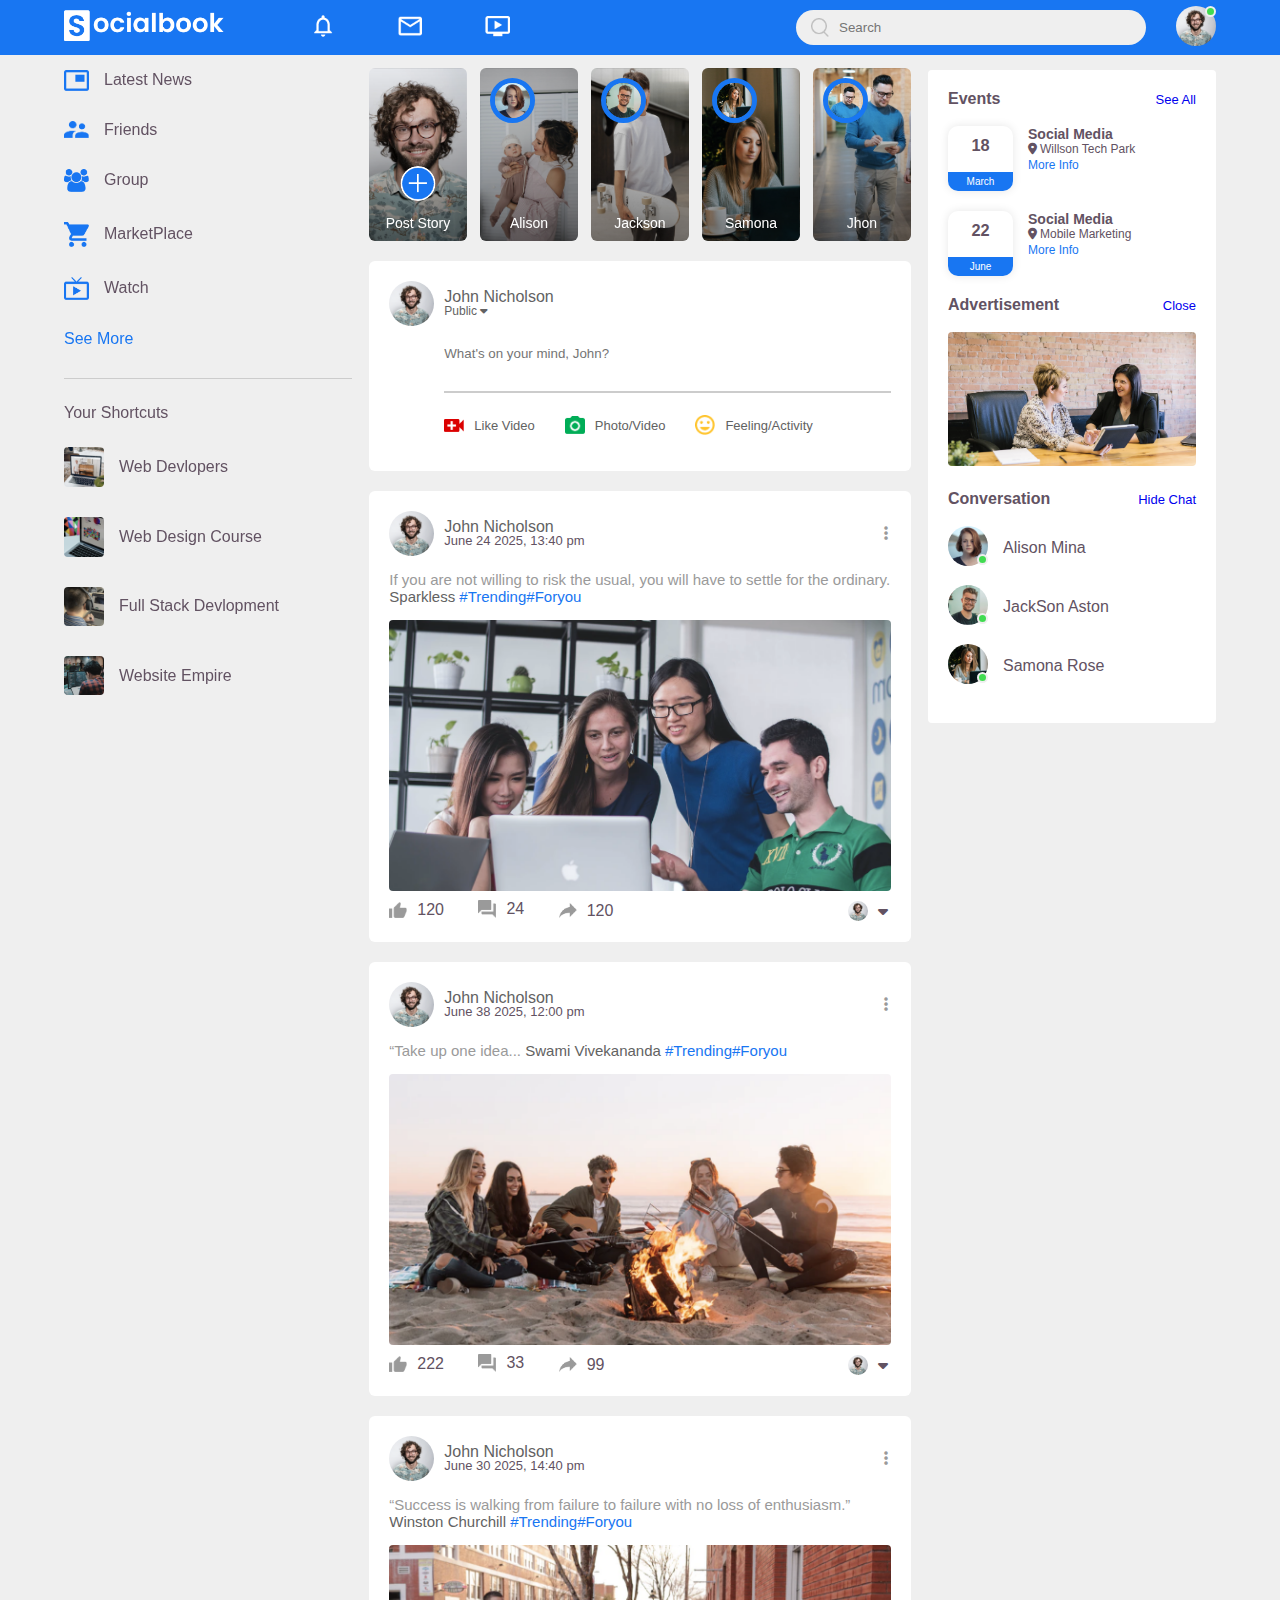
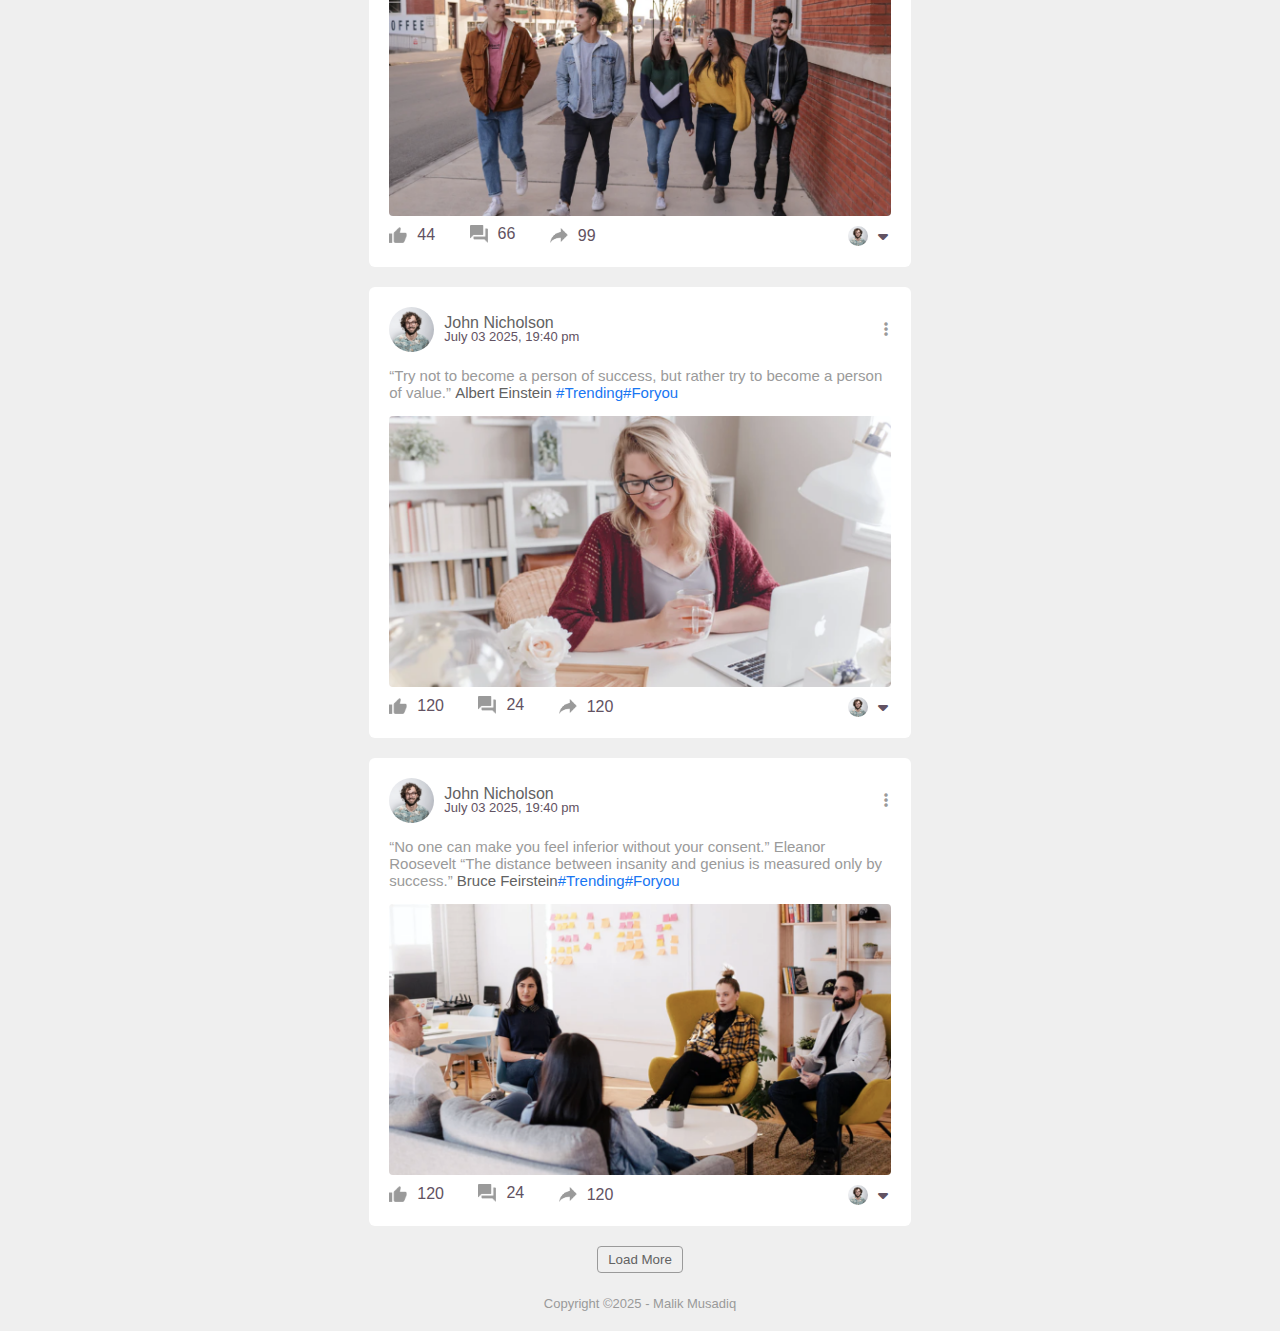
<file: index.html>
<!DOCTYPE html>
<html lang="en">
<head>
    <meta charset="UTF-8">
    <meta name="viewport" content="width=device-width, initial-scale=1.0">
    <title>Social Book</title>
    <link rel="stylesheet" href="style.css">
    <link rel="stylesheet" href="https://cdnjs.cloudflare.com/ajax/libs/font-awesome/6.7.2/css/all.min.css" integrity="sha512-Evv84Mr4kqVGRNSgIGL/F/aIDqQb7xQ2vcrdIwxfjThSH8CSR7PBEakCr51Ck+w+/U6swU2Im1vVX0SVk9ABhg==" crossorigin="anonymous" referrerpolicy="no-referrer" />
</head>
<body>
    <nav>
        <div class="nav-left">
            <a href="index.html">
            <img src="images/logo.png" class="logo">
            </a>
            <ul>
                <li><img src="images/notification.png"></li>
                <li><img src="images/inbox.png"></li>
                <li><img src="images/video.png"></li>
            </ul>
        </div>
        <div class="nav-right">
            <div class="search-box">
                <img src="images/search.png" alt="Search Icon">
                <input type="text" placeholder="Search">
            </div>
            <div class="nav-user-icon online" onclick="settingMenuToggle()">
                <img src="images/profile-pic.png">
            </div>
        </div>


        <div class="setting-menu">
            <div id="dark-btn" class="dark-btn-on">
                <span></span>
            </div>
            <div class="setting-menu-inner">
                <div class="user-profile">
                    <img src="images/profile-pic.png">
                    <div>
                        <p>John Nicholson</p>
                        <a href="profile.html">See your profile</a>
                    </div>
                </div>
                <hr>
                <div class="user-profile">
                    <img src="images/feedback.png">
                    <div>
                        <p>Give Feedback</p>
                        <a href="#">Help us to improve new design</a>
                    </div>
                </div>
                <hr>
                <div class="setting-links">
                    <img src="images/setting.png" class="setting-icon">
                    <a href="#">Settings & Privacy  <img src="images/arrow.png" width="10px"></a>
                </div>
                <div class="setting-links">
                    <img src="images/help.png" class="setting-icon">
                    <a href="#">Help & Support  <img src="images/arrow.png" width="10px"></a>
                </div>
                <div class="setting-links">
                    <img src="images/display.png" class="setting-icon">
                    <a href="#">Display & Accessibility  <img src="images/arrow.png" width="10px"></a>
                </div>
                <div class="setting-links">
                    <img src="images/logout.png" class="setting-icon">
                    <a href="#">Logout  <img src="images/arrow.png" width="10px"></a>
                </div>
            </div>
        </div>
    </nav>

    <div class="container">

        <div class="left-sidebar">
            <div class="imp-links">
                <a href="#"><img src="images/news.png">Latest News</a>
                <a href="#"><img src="images/friends.png">Friends</a>
                <a href="#"><img src="images/group.png">Group</a>
                <a href="#"><img src="images/marketplace.png">MarketPlace</a>
                <a href="#"><img src="images/watch.png">Watch</a>
                <a href="#">See More</a>
            </div>
            <div class="shorcut-links">
                <p>Your Shortcuts</p>
                <a href="#"><img src="images/shortcut-1.png">Web Devlopers</a>
                <a href="#"><img src="images/shortcut-2.png">Web Design Course</a>
                <a href="#"><img src="images/shortcut-3.png">Full Stack Devlopment</a>
                <a href="#"><img src="images/shortcut-4.png">Website Empire</a>
            </div>
        </div>

                <div class="main-content">
            <div class="story-gallery">
                <div class="story story1">
                    <img src="images/upload.png">
                    <p>Post Story</p>
                </div>
                <div class="story story2">
                    <img src="images/member-1.png">
                    <p>Alison</p>
                </div>
                <div class="story story3">
                    <img src="images/member-2.png">
                    <p>Jackson</p>
                </div>
                <div class="story story4">
                    <img src="images/member-3.png">
                    <p>Samona</p>
                </div>
                <div class="story story5">
                    <img src="images/member-4.png">
                    <p>Jhon</p>
                </div>
            </div>

            <div class="write-post-container">
                <div class="user-profile">
                    <img src="images/profile-pic.png">
                    <div>
                        <p>John Nicholson</p>
                        <small>Public <i class="fa-solid fa-caret-down"></i></small>
                    </div>
                </div>
                <div class="post-input-container">
                    <textarea rows="3" placeholder="What's on your mind, John?"></textarea>
                    <div class="add-post-link">
                        <a href="#"><img src="images/live-video.png">Like Video</a>
                        <a href="#"><img src="images/photo.png">Photo/Video</a>
                        <a href="#"><img src="images/feeling.png">Feeling/Activity</a>
                    </div>
                </div>  
            </div>

            <div class="post-container">
                <div class="post-row">
                    <div class="user-profile">
                        <img src="images/profile-pic.png">
                        <div>
                            <p>John Nicholson</p>
                            <span class="span">June 24 2025, 13:40 pm</span>
                        </div>
                    </div>
                    <a href="#"><i class="fa-solid fa-ellipsis-vertical"></i></a>
                </div>
                <p class="post-text">If you are not willing to risk the usual, you will have to settle for the ordinary. <span>Sparkless</span> <a href="#">#Trending</a><a href="#">#Foryou</a></p>
                <img src="images/feed-image-1.png" class="post-img">
                <div class="post-row">
                    <div class="activity-icons">
                        <div><img src="images/like.png">120</div>
                        <div><img src="images/comments.png">24</div>
                        <div><img src="images/share.png">120</div>
                    </div>
                    <div class="post-profile-icons">
                        <img src="images/profile-pic.png"><i class="fa-solid fa-caret-down"></i>
                    </div>
                </div>
            </div>

            <div class="post-container">
                <div class="post-row">
                    <div class="user-profile">
                        <img src="images/profile-pic.png">
                        <div>
                            <p>John Nicholson</p>
                            <span class="span">June 38 2025, 12:00 pm</span>
                        </div>
                    </div>
                    <a href="#"><i class="fa-solid fa-ellipsis-vertical"></i></a>
                </div>
                <p class="post-text">“Take up one idea... <span>Swami Vivekananda</span> <a href="#">#Trending</a><a href="#">#Foryou</a></p>
                <img src="images/feed-image-2.png" class="post-img">
                <div class="post-row">
                    <div class="activity-icons">
                        <div><img src="images/like.png">222</div>
                        <div><img src="images/comments.png">33</div>
                        <div><img src="images/share.png">99</div>
                    </div>
                    <div class="post-profile-icons">
                        <img src="images/profile-pic.png"><i class="fa-solid fa-caret-down"></i>
                    </div>
                </div>
            </div>

            <div class="post-container">
                <div class="post-row">
                    <div class="user-profile">
                        <img src="images/profile-pic.png">
                        <div>
                            <p>John Nicholson</p>
                            <span class="span">June 30 2025, 14:40 pm</span>
                        </div>
                    </div>
                    <a href="#"><i class="fa-solid fa-ellipsis-vertical"></i></a>
                </div>
                <p class="post-text">“Success is walking from failure to failure with no loss of enthusiasm.”<span> Winston Churchill</span> <a href="#">#Trending</a><a href="#">#Foryou</a></p>
                <img src="images/feed-image-3.png" class="post-img">
                <div class="post-row">
                    <div class="activity-icons">
                        <div><img src="images/like.png">44</div>
                        <div><img src="images/comments.png">66</div>
                        <div><img src="images/share.png">99</div>
                    </div>
                    <div class="post-profile-icons">
                        <img src="images/profile-pic.png"><i class="fa-solid fa-caret-down"></i>
                    </div>
                </div>
            </div>

            <div class="post-container">
                <div class="post-row">
                    <div class="user-profile">
                        <img src="images/profile-pic.png">
                        <div>
                            <p>John Nicholson</p>
                            <span class="span">July 03 2025, 19:40 pm</span>
                        </div>
                    </div>
                    <a href="#"><i class="fa-solid fa-ellipsis-vertical"></i></a>
                </div>
                <p class="post-text">“Try not to become a person of success, but rather try to become a person of value.” <span>Albert Einstein</span> <a href="#">#Trending</a><a href="#">#Foryou</a></p>
                <img src="images/feed-image-4.png" class="post-img">
                <div class="post-row">
                    <div class="activity-icons">
                        <div><img src="images/like.png">120</div>
                        <div><img src="images/comments.png">24</div>
                        <div><img src="images/share.png">120</div>
                    </div>
                    <div class="post-profile-icons">
                        <img src="images/profile-pic.png"><i class="fa-solid fa-caret-down"></i>
                    </div>
                </div>
            </div>

            <div class="post-container">
                <div class="post-row">
                    <div class="user-profile">
                        <img src="images/profile-pic.png">
                        <div>
                            <p>John Nicholson</p>
                            <span class="span">July 03 2025, 19:40 pm</span>
                        </div>
                    </div>
                    <a href="#"><i class="fa-solid fa-ellipsis-vertical"></i></a>
                </div>
                <p class="post-text">“No one can make you feel inferior without your consent.” Eleanor Roosevelt “The distance between insanity and genius is measured only by success.” <span>Bruce Feirstein</span><a href="#">#Trending</a><a href="#">#Foryou</a></p>
                <img src="images/feed-image-5.png" class="post-img">
                <div class="post-row">
                    <div class="activity-icons">
                        <div><img src="images/like.png">120</div>
                        <div><img src="images/comments.png">24</div>
                        <div><img src="images/share.png">120</div>
                    </div>
                    <div class="post-profile-icons">
                        <img src="images/profile-pic.png"><i class="fa-solid fa-caret-down"></i>
                    </div>
                </div>
            </div>

            <button type="button" class="load-more-btn">Load More</button>
        </div>

        <div class="right-sidebar">
            <div class="sidebar-title">
                <h4>Events</h4>
                <a href="#">See All</a>
            </div>
            <div class="event">
                <div class="left-event">
                    <h3>18</h3>
                    <span>March</span>
                </div>
                <div class="right-event">
                    <h4>Social Media</h4>
                    <p><i class="fa-solid fa-location-dot"></i>Willson Tech Park</p>
                    <a href="#">More Info</a>
                </div>
            </div>
            <div class="event">
                <div class="left-event">
                    <h3>22</h3>
                    <span>June</span>
                </div>
                <div class="right-event">
                    <h4>Social Media</h4>
                    <p><i class="fa-solid fa-location-dot"></i>Mobile Marketing</p>
                    <a href="#">More Info</a>
                </div>
            </div>

            <div class="sidebar-title">
                <h4>Advertisement</h4>
                <a href="#">Close</a>
            </div>
            <img src="images/advertisement.png" class="sidebar-adds">

            <div class="sidebar-title">
                <h4>Conversation</h4>
                <a href="#">Hide Chat</a>
            </div>
            <div class="online-list">
                <div class="online"><img src="images/member-1.png"></div>
                <p>Alison Mina</p>
            </div>
            <div class="online-list">
                <div class="online"><img src="images/member-2.png"></div>
                <p>JackSon Aston</p>
            </div>
            <div class="online-list">
                <div class="online"><img src="images/member-3.png"></div>
                <p>Samona Rose</p>
            </div>
        </div>
    </div>

    <div class="footer">
        <p>Copyright &copy;2025 - Malik Musadiq</p>
    </div>
    
    <script src="script.js"></script>
</body>
</html>
</file>
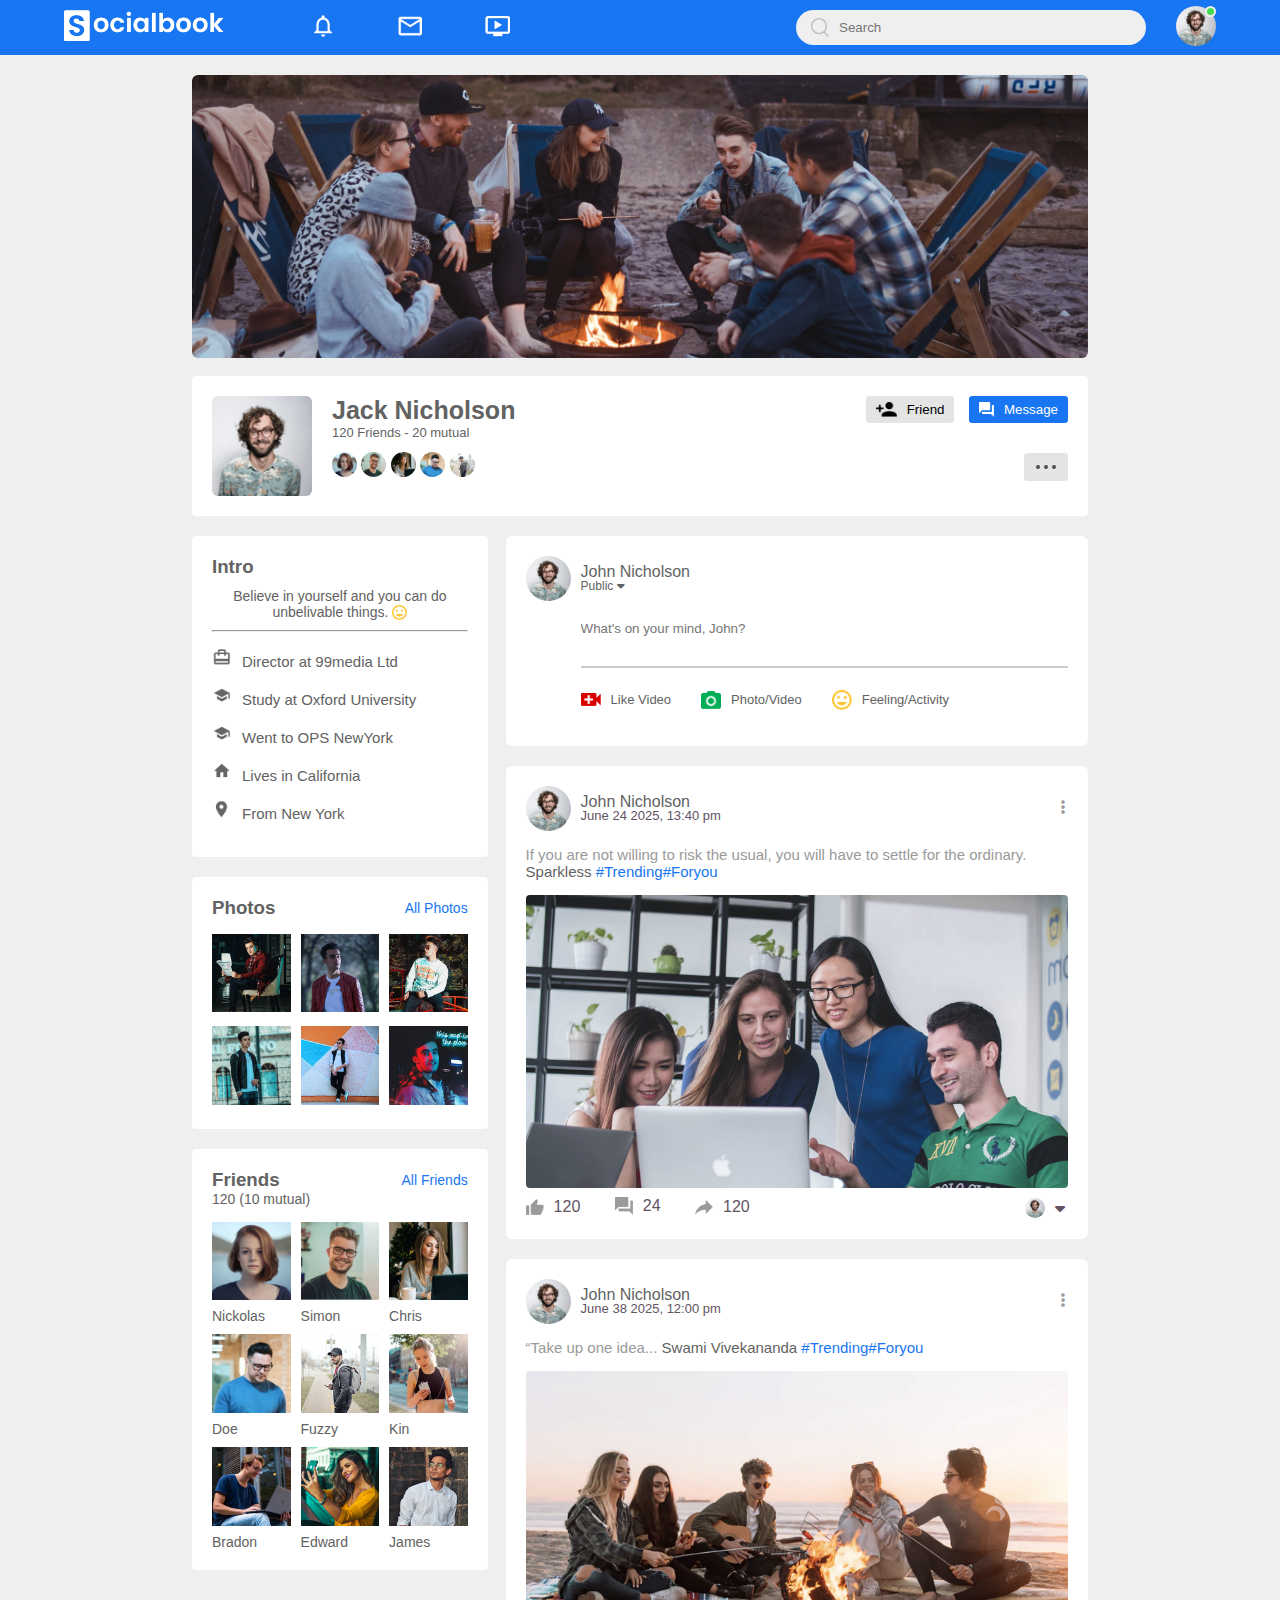
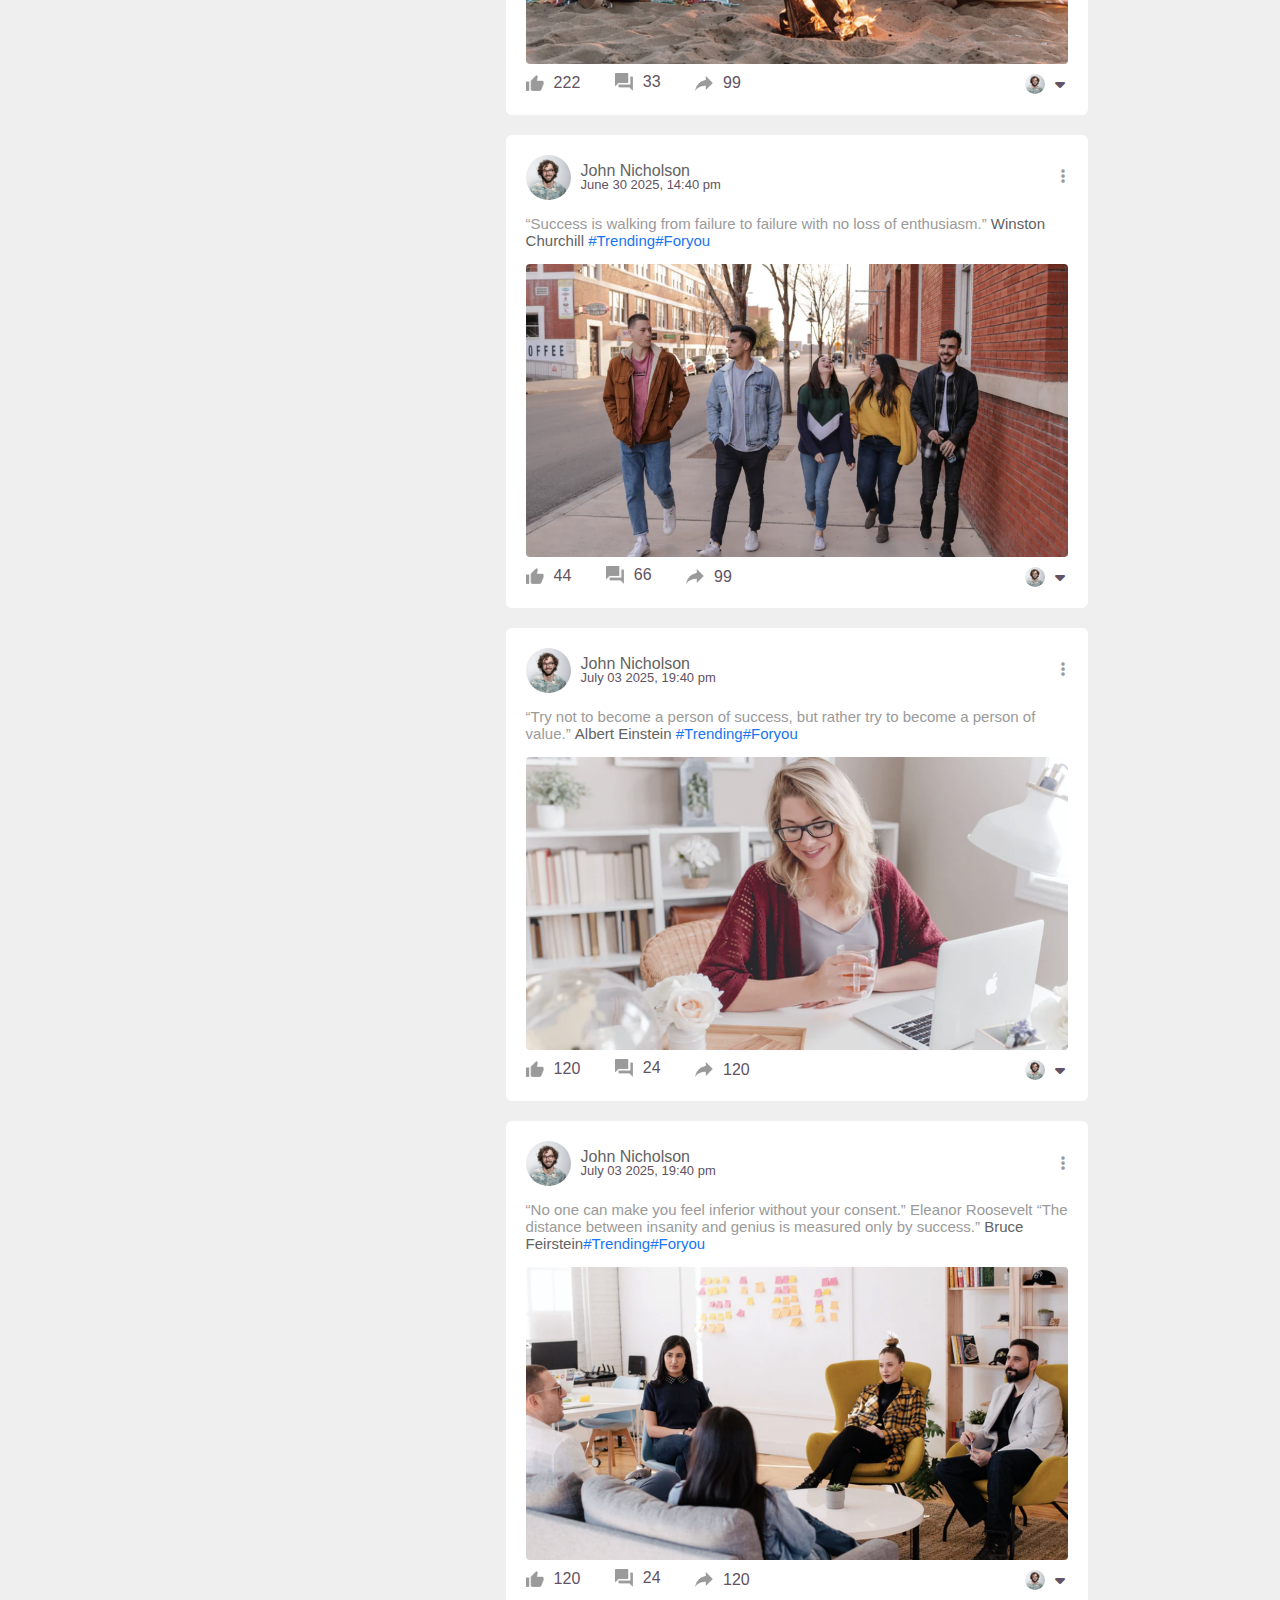
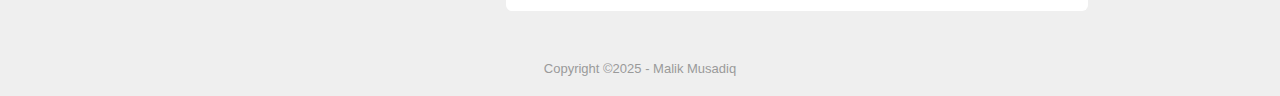
<file: profile.html>
<!DOCTYPE html>
<html lang="en">
<head>
    <meta charset="UTF-8">
    <meta name="viewport" content="width=device-width, initial-scale=1.0">
    <title>profile Page Social Book</title>
    <link rel="stylesheet" href="style.css">
    <link rel="stylesheet" href="https://cdnjs.cloudflare.com/ajax/libs/font-awesome/6.7.2/css/all.min.css" integrity="sha512-Evv84Mr4kqVGRNSgIGL/F/aIDqQb7xQ2vcrdIwxfjThSH8CSR7PBEakCr51Ck+w+/U6swU2Im1vVX0SVk9ABhg==" crossorigin="anonymous" referrerpolicy="no-referrer" />
</head>
<body>
    <nav>
        <div class="nav-left">
            <a href="index.html">
            <img src="images/logo.png" class="logo">
            </a>
            <ul>
                <li><img src="images/notification.png"></li>
                <li><img src="images/inbox.png"></li>
                <li><img src="images/video.png"></li>
            </ul>
        </div>
        <div class="nav-right">
            <div class="search-box">
                <img src="images/search.png" alt="Search Icon">
                <input type="text" placeholder="Search">
            </div>
            <div class="nav-user-icon online" onclick="settingMenuToggle()">
                <img src="images/profile-pic.png">
            </div>
        </div>

            <!-- Setting Menu -->

        <div class="setting-menu">
            <div id="dark-btn" class="dark-btn-on">
                <span></span>
            </div>
            <div class="setting-menu-inner">
                <div class="user-profile">
                    <img src="images/profile-pic.png">
                    <div>
                        <p>John Nicholson</p>
                        <a href="profile.html">See your profile</a>
                    </div>
                </div>
                <hr>
                <div class="user-profile">
                    <img src="images/feedback.png">
                    <div>
                        <p>Give Feedback</p>
                        <a href="#">Help us to improve new design</a>
                    </div>
                </div>
                <hr>
                <div class="setting-links">
                    <img src="images/setting.png" class="setting-icon">
                    <a href="#">Settings & Privacy  <img src="images/arrow.png" width="10px"></a>
                </div>
                <div class="setting-links">
                    <img src="images/help.png" class="setting-icon">
                    <a href="#">Help & Support  <img src="images/arrow.png" width="10px"></a>
                </div>
                <div class="setting-links">
                    <img src="images/display.png" class="setting-icon">
                    <a href="#">Display & Accessibility  <img src="images/arrow.png" width="10px"></a>
                </div>
                <div class="setting-links">
                    <img src="images/logout.png" class="setting-icon">
                    <a href="#">Logout  <img src="images/arrow.png" width="10px"></a>
                </div>
            </div>
        </div>
    </nav>

    <!-- profile-page -->

    <div class="profile-container">
        <img src="images/cover.png" class="cover-img">
        <div class="profile-details">
            <div class="pd-left">
                <div class="pd-row">
                    <img src="images/profile-pic.png" class="pd-img">
                    <div>
                        <h3>Jack Nicholson</h3>
                        <p>120 Friends - 20 mutual</p>
                        <img src="images/member-1.png">
                        <img src="images/member-2.png">
                        <img src="images/member-3.png">
                        <img src="images/member-4.png">
                        <img src="images/member-5.png">

                    </div>
                </div>
            </div>
            <div class="pd-right">
                <button type="button"> <img src="images/add-friends.png">Friend</button>
                <button type="button"> <img src="images/message.png">Message</button>
                <br>
                <a href="#"><img src="images/more.png" ></a>
            </div>
        </div>

        <div class="profile-info">
            <div class="info-col">

                <div class="profile-intro">
                    <h3>Intro</h3>
                    <p class="intro-text">Believe in yourself and you can do unbelivable things. <img src="images/feeling.png"></p>
                    <hr>
                    <ul>
                        <li><img src="images/profile-job.png">Director at 99media Ltd</li>
                        <li><img src="images/profile-study.png">Study at Oxford University</li>
                        <li><img src="images/profile-study.png">Went to OPS NewYork</li>
                        <li><img src="images/profile-home.png">Lives in California</li>
                        <li><img src="images/profile-location.png">From New York</li>
                    </ul>
                </div>

                <div class="profile-intro">
                    <div class="title-box">
                        <h3>Photos</h3>
                        <a href="#">All Photos</a>
                    </div>
                    
                    <div class="photo-box">
                        <div><img src="images/photo1.png"></div>
                        <div><img src="images/photo2.png"></div>
                        <div><img src="images/photo3.png"></div>
                        <div><img src="images/photo4.png"></div>
                        <div><img src="images/photo5.png"></div>
                        <div><img src="images/photo6.png"></div>

                    </div>
                </div>

                <div class="profile-intro">
                    <div class="title-box">
                        <h3>Friends</h3>
                        <a href="#">All Friends</a>
                    </div>
                    <p>120 (10 mutual)</p>
                    <div class="friends-box">
                        <div><img src="images/member-1.png"><p>Nickolas</p></div>
                        <div><img src="images/member-2.png"><p>Simon</p></div>
                        <div><img src="images/member-3.png"><p>Chris</p></div>
                        <div><img src="images/member-4.png"><p>Doe</p></div>
                        <div><img src="images/member-5.png"><p>Fuzzy</p></div>
                        <div><img src="images/member-6.png"><p>Kin</p></div>
                        <div><img src="images/member-7.png"><p>Bradon</p></div>
                        <div><img src="images/member-8.png"><p>Edward</p></div>
                        <div><img src="images/member-9.png"><p>James</p></div>
                    </div>
                </div>
            </div>
            <div class="post-col">
                <div class="write-post-container">
                    <div class="user-profile">
                        <img src="images/profile-pic.png">
                        <div>
                            <p>John Nicholson</p>
                            <small>Public <i class="fa-solid fa-caret-down"></i></small>
                        </div>
                    </div>
                    <div class="post-input-container">
                        <textarea rows="3" placeholder="What's on your mind, John?"></textarea>
                        <div class="add-post-link">
                            <a href="#"><img src="images/live-video.png">Like Video</a>
                            <a href="#"><img src="images/photo.png">Photo/Video</a>
                            <a href="#"><img src="images/feeling.png">Feeling/Activity</a>
                        </div>
                    </div>  
                </div>
                 <!-- Posts Start -->
            <div class="post-container">
                <div class="post-row">
                    <div class="user-profile">
                        <img src="images/profile-pic.png">
                        <div>
                            <p>John Nicholson</p>
                            <span class="span">June 24 2025, 13:40 pm</span>
                        </div>
                    </div>
                    <a href="#"><i class="fa-solid fa-ellipsis-vertical"></i></a>
                </div>
                <p class="post-text">If you are not willing to risk the usual, you will have to settle for the ordinary. <span>Sparkless</span> <a href="#">#Trending</a><a href="#">#Foryou</a></p>
                <img src="images/feed-image-1.png" class="post-img">
                <div class="post-row">
                    <div class="activity-icons">
                        <div><img src="images/like.png">120</div>
                        <div><img src="images/comments.png">24</div>
                        <div><img src="images/share.png">120</div>
                    </div>
                    <div class="post-profile-icons">
                        <img src="images/profile-pic.png"><i class="fa-solid fa-caret-down"></i>
                    </div>
                </div>
            </div>

            <div class="post-container">
                <div class="post-row">
                    <div class="user-profile">
                        <img src="images/profile-pic.png">
                        <div>
                            <p>John Nicholson</p>
                            <span class="span">June 38 2025, 12:00 pm</span>
                        </div>
                    </div>
                    <a href="#"><i class="fa-solid fa-ellipsis-vertical"></i></a>
                </div>
                <p class="post-text">“Take up one idea... <span>Swami Vivekananda</span> <a href="#">#Trending</a><a href="#">#Foryou</a></p>
                <img src="images/feed-image-2.png" class="post-img">
                <div class="post-row">
                    <div class="activity-icons">
                        <div><img src="images/like.png">222</div>
                        <div><img src="images/comments.png">33</div>
                        <div><img src="images/share.png">99</div>
                    </div>
                    <div class="post-profile-icons">
                        <img src="images/profile-pic.png"><i class="fa-solid fa-caret-down"></i>
                    </div>
                </div>
            </div>

            <div class="post-container">
                <div class="post-row">
                    <div class="user-profile">
                        <img src="images/profile-pic.png">
                        <div>
                            <p>John Nicholson</p>
                            <span class="span">June 30 2025, 14:40 pm</span>
                        </div>
                    </div>
                    <a href="#"><i class="fa-solid fa-ellipsis-vertical"></i></a>
                </div>
                <p class="post-text">“Success is walking from failure to failure with no loss of enthusiasm.”<span> Winston Churchill</span> <a href="#">#Trending</a><a href="#">#Foryou</a></p>
                <img src="images/feed-image-3.png" class="post-img">
                <div class="post-row">
                    <div class="activity-icons">
                        <div><img src="images/like.png">44</div>
                        <div><img src="images/comments.png">66</div>
                        <div><img src="images/share.png">99</div>
                    </div>
                    <div class="post-profile-icons">
                        <img src="images/profile-pic.png"><i class="fa-solid fa-caret-down"></i>
                    </div>
                </div>
            </div>

            <div class="post-container">
                <div class="post-row">
                    <div class="user-profile">
                        <img src="images/profile-pic.png">
                        <div>
                            <p>John Nicholson</p>
                            <span class="span">July 03 2025, 19:40 pm</span>
                        </div>
                    </div>
                    <a href="#"><i class="fa-solid fa-ellipsis-vertical"></i></a>
                </div>
                <p class="post-text">“Try not to become a person of success, but rather try to become a person of value.” <span>Albert Einstein</span> <a href="#">#Trending</a><a href="#">#Foryou</a></p>
                <img src="images/feed-image-4.png" class="post-img">
                <div class="post-row">
                    <div class="activity-icons">
                        <div><img src="images/like.png">120</div>
                        <div><img src="images/comments.png">24</div>
                        <div><img src="images/share.png">120</div>
                    </div>
                    <div class="post-profile-icons">
                        <img src="images/profile-pic.png"><i class="fa-solid fa-caret-down"></i>
                    </div>
                </div>
            </div>

            <div class="post-container">
                <div class="post-row">
                    <div class="user-profile">
                        <img src="images/profile-pic.png">
                        <div>
                            <p>John Nicholson</p>
                            <span class="span">July 03 2025, 19:40 pm</span>
                        </div>
                    </div>
                    <a href="#"><i class="fa-solid fa-ellipsis-vertical"></i></a>
                </div>
                <p class="post-text">“No one can make you feel inferior without your consent.” Eleanor Roosevelt “The distance between insanity and genius is measured only by success.” <span>Bruce Feirstein</span><a href="#">#Trending</a><a href="#">#Foryou</a></p>
                <img src="images/feed-image-5.png" class="post-img">
                <div class="post-row">
                    <div class="activity-icons">
                        <div><img src="images/like.png">120</div>
                        <div><img src="images/comments.png">24</div>
                        <div><img src="images/share.png">120</div>
                    </div>
                    <div class="post-profile-icons">
                        <img src="images/profile-pic.png"><i class="fa-solid fa-caret-down"></i>
                    </div>
                </div>
            </div>
            </div>

        </div>

    </div>



    <div class="footer">
        <p>Copyright &copy;2025 - Malik Musadiq</p>
    </div>
    
    <script src="script.js"></script>
</body>
</html>
</file>
<file: style.css>
*{
    margin: 0;
    padding: 0;
    font-family: Arial, Helvetica, sans-serif;
    box-sizing: border-box;
}
:root{
    --body-color: #efefef;
    --nav-color: #1876f2;
    --bg-color: #fff
}
.dark-theme{
    --body-color: #0a0a0a;
    --nav-color: #000;
    --bg-color: #000;
}
body{
    background-color: var( --body-color);
    transition: background-color 0.5s;
}   
nav{
    display: flex;
    align-items: center;
    justify-content: space-between;
    background: var(--nav-color);
    padding: 5px 5%;
    position: sticky;
    top: 0;
    z-index: 100;
}
.logo{
    width: 160px;
    margin-right: 45px;
}
.nav-left, .nav-right{
    display: flex;
    align-items: center;
}
.nav-left ul li{
    list-style: none;
    display: inline-block;
}
.nav-left ul li img{
    width: 28px;
    margin: 0 15px;
    margin-left: 40px;
}
.nav-user-icon img{
    width: 40px;
    border-radius: 50%;
    cursor: pointer;
}
.nav-user-icon{
    margin-left: 30px;
}
.search-box{
    background: #efefef;
    width: 350px;
    border-radius: 20px;
    display: flex;
    align-items: center;
    padding: 0 15px;
}
.search-box img{
    width: 18px;
}
.search-box input{
    width: 100%;
    border: none;
    background: transparent;
    outline: none;
    padding: 10px;
}
.online{
    position: relative;
}
.online::after{
    content: '';
    position: absolute;
    width: 7px;
    height: 7px;
    background-color: #41db51;
    border-radius: 50%;
    top: 0;
    right: 0;
    border: 2px solid #efefef;
}
.container{
    display: flex;
    justify-content: space-between;
    padding: 13px 5%;
}
.left-sidebar{
    flex-basis: 25%;
    position: sticky;
    top: 70px;
    align-self: flex-start;
}
.right-sidebar{
    flex-basis: 25%;
    position: sticky;
    top: 70px;
    align-self: flex-start;
    background-color:var(--bg-color);
    padding: 20px;
    border-radius: 4px;
    color: #625262;
}
.main-content{
    flex-basis: 47%;
}
.imp-links a, .shorcut-links a{
    text-decoration: none;
    display: flex;
    align-items: center;
    margin-bottom: 30px;
    color: #625262;
    width: fit-content;
}
.imp-links a img{
    width: 25px;
    margin-right: 15px;
}
.imp-links a:last-child{
    color: #1876f2;
}
.imp-links{
    border-bottom: 1px solid #ccc;
}
.shorcut-links a img{
    width: 40px;
    border-radius: 4px;
    margin-right: 15px;
}
.shorcut-links p{
    margin: 25px 0;
    color: #625262;
    font-weight: 500;
}
.sidebar-title{
    display: flex;
    align-items: center;
    justify-content: space-between;
    margin-bottom: 18px;
}
.sidebar-title h4{
    font-weight: 600;
    font-size: 16px;
}
.sidebar-title a{
    text-decoration: none;
    font-size: 13px;
}
.event{
    display: flex;
    font-size: 14px;
    margin-bottom: 20px;
}
.left-event{
    border-radius: 10px;
    height: 65px;
    width: 65px;
    margin-right: 15px;
    padding-top: 10px;
    text-align: center;
    position: relative;
    overflow: hidden;
    box-shadow: 0 0 10px rgba(0, 0, 0, 0.1);
}
.event p{
    font-size: 12px;
}
.event a{
    font-size: 12px;
    text-decoration: none;
    color: #1876f2;
}
.left-event span{
    position: absolute;
    bottom: 0;
    left: 0;
    width: 100%;
    background-color: #1876f2;
    color: #fff;
    font-size: 10px;
    padding: 4px 0;
}
.fa-solid{
    margin-right: 3px;
}
.sidebar-adds{
    width: 100%;
    margin-bottom: 20px;
    border-radius: 4px;
}
.online-list{
    display: flex;
    align-items: center;
    margin-bottom: 15px;
}
.online-list .online img{
    width: 40px;
    border-radius: 50%;
}
.online-list .online{
    width: 40px;
    border-radius: 50px;
    margin-right: 15px;
}
.online-list .online::after{
    top: unset;
    bottom: 5px;
}
.story-gallery{
    display: flex;
    justify-content: space-between;
    margin-bottom: 20px;
}
.story{
    flex-basis: 18%;
    padding-top: 32%;
    position: relative;
    background-position: center;
    background-size: cover;
    border-radius: 6px;
}
.story img{
    width: 45px;
    border: 5px solid #1876f2;
    border-radius: 50%;
    position: absolute;
    top: 10px;
    left: 10px;
}
.story p{
    position: absolute;
    bottom: 10px;
    width: 100%;
    color: #fff;
    font-size: 14px;
    text-align: center;
}
.story1{
    background-image: linear-gradient(transparent, rgba(0,0,0,0.5)), url(images/status-1.png);
}
.story2{
    background-image: linear-gradient(transparent, rgba(0,0,0,0.5)), url(images/status-2.png);
}
.story3{
    background-image: linear-gradient(transparent, rgba(0,0,0,0.5)), url(images/status-3.png);
}
.story4{
    background-image: linear-gradient(transparent, rgba(0,0,0,0.5)), url(images/status-4.png);
}   
.story5{
    background-image: linear-gradient(transparent, rgba(0,0,0,0.5)), url(images/status-5.png);
}
.story.story1 img{
    top: unset;
    left: 50%;
    bottom: 40px;
    transform: translateX(-50%);
    border: 0;
    width: 35px;
}
.write-post-container{
    width: 100%;
    color: #626262;
    background-color:var(--bg-color);
    border-radius: 6px;
    padding: 20px;
}
.user-profile{
    display: flex;
    align-items: center;
}
.user-profile img{
    width: 45px;
    border-radius: 50%;
    margin-right: 10px;
}
.user-profile p{
    margin-bottom: -5px;
    font-weight: 500;
    color: #626262;
}
.user-profile small{
    font-size: 12px;
}
.post-input-container{
    padding-left: 55px;
    padding-top: 20px;
}
.post-input-container textarea{
    width: 100%;
    border: 0;
    outline: none;
    border-bottom: 2px solid #ccc;
    background-color: transparent;
    resize: none;
}
.add-post-link{
    display: flex;
    margin-top: 10px;
}
.add-post-link a{
    text-decoration: none;
    display: flex;
    align-items: center;
    color: #626262;
    margin-right: 30px;
    font-size: 13px;
    margin-bottom: 8px;
}
.add-post-link img{
    width: 20px;
    margin-right: 10px;
    margin-top: 8px;
    margin-bottom: 8px;
}
.post-container{
    width: 100%;
    background-color:var(--bg-color);
    border-radius: 6px;
    color: #625262;
    margin: 20px 0;
    padding: 20px;
}
.span{
    font-size: 13px;
    color: #625262;
    margin-top: 5px;
}
.post-text{
    color: #9a9a9a;
    margin: 15px 0;
    font-size: 15px;
}
.post-text span{
    color: #626262;
    font-weight: 500;
}
.post-text a{
    text-decoration: none;
    color: #1876f2;
}
.post-img{
    width: 100%;
    border-radius: 4px;
    margin-bottom: 5px;
}
.post-row{
    display: flex;
    align-items: center;
    justify-content: space-between;
}
.activity-icons div img{
    width: 18px;
    margin-right: 10px;
}
.activity-icons div{
    display: inline-flex;
    align-items: center;
    margin-right: 30px;
}   
.post-profile-icons {
    display: flex;
    align-items: center;
}
.post-profile-icons img{
    width: 20px;
    border-radius: 50%;
    margin-right: 10px;
}   
.post-row a{
    color: #9a9a9a;
}
.load-more-btn{
    display: block;
    margin: auto;
    cursor: pointer;
    padding: 5px 10px;
    border: 1px solid #9a9a9a;
    color: #626262;
    background: transparent;
    border-radius: 4px;
}
.footer{
    text-align: center;
    color: #9a9a9a;
    padding: 10px 0 20px;
    font-size: 13px;
}
.setting-menu{
    position: absolute;
    max-height: 0;
    transition: max-height 0.3s;
    width: 90%;
    max-width: 350px;
    background-color: var(--bg-color);
    box-shadow: 0 0 10px rgba(0, 0, 0, 0.4);
    border-radius: 4px;
    overflow: hidden;
    top: 108%;
    right: 2%;
}
.setting-menu-height{
    max-height: 450px;
}
.user-profile a{
    font-size: 12px;
    color: #1876f2;
    text-decoration: none;
}
.setting-menu-inner{
    padding: 20px;
}
.setting-menu hr{
    border: 0;
    height: 1px;
    background-color: #9a9a9a;
    margin: 15px 0;
}
.setting-links{
    display: flex;
    align-items: center;
    margin: 15px 0;
}
.setting-links .setting-icon{
    width: 38px;
    margin-right: 10px;
    border-radius: 50px;
}
.setting-links a{
    display: flex;
    flex: 1;
    align-items: center;
    text-decoration: none;
    justify-content: space-between;
    color: #626262;
}
#dark-btn{
    position: absolute;
    top: 20px;
    right: 20px;
    width: 45px;
    background-color: #ccc;
    border-radius: 15px;
    padding: 2px 3px;
    cursor: pointer;
    transition: padding-left 0.5s, background-color 0.5s;
}
#dark-btn span{
    width: 18px;
    height: 18px;
    background-color: white;
    border-radius: 50%;
    display: flex;
}
#dark-btn.dark-btn-on{
    padding-left: 23px;
    background-color: #000;
}

     /* profile page */

.profile-container{
    padding: 20px 15%;
    color: #626262;
}     
.cover-img{
    width: 100%;
    border-radius: 6px;
    margin-bottom: 14px;
}
.profile-details{
    background-color: var(--bg-color);
    padding: 20px;
    border-radius: 4px;
    display: flex;
    align-items: flex-start;
    justify-content: space-between;
}
.pd-row{
    display: flex;
    align-items: flex-start;
}
.pd-img{
    width: 100px;
    margin-right: 20px;
    border-radius: 6px;
}
.pd-row div h3{
    font-size: 25px;
    font-weight: 600;
}
.pd-row div p{
    font-size: 13px; 
}
.pd-row div img{
    width: 25px;
    border-radius: 50%;
    margin-top: 12px;
}
.pd-right button{
    background-color: #1876f2;
    border: 0;
    outline: 0;
    padding: 6px 10px;
    display: inline-flex;
    align-items: center;
    color: white;
    border-radius: 3px;
    margin-left: 10px;
    cursor: pointer;
}
.pd-right button img{
    height: 15px;
    margin-right: 10px;
}
.pd-right button:first-child{
    background-color: #e4e4e4;
    color: black;
}
.pd-right{
    text-align: right;
}
.pd-right a{
    background-color: #e4e4e4;
    border-radius: 3px;
    padding: 12px;
    display: inline-flex;
    margin-top: 30px;
}
.pd-right a img{
    width: 20px;
}
.profile-info{
    display: flex;
    align-items: flex-start;
    justify-content: space-between;
    margin-top: 20px;
}
.info-col{
    flex-basis: 33%;
}
.post-col{
    flex-basis: 65%;
}
.profile-intro{
    background-color: var(--bg-color);
    padding: 20px;
    margin-bottom: 20px;
    border-radius: 4px;
}
.profile-intro h3{
    font-weight: 600;
}
.intro-text{
    text-align: center;
    margin: 10px 0;
    font-size: 15px;
}
.intro-text img{
    width: 15px;
    margin-bottom: -3px;
}
.intro-text hr{
    border: 0;
    height: 1px;
    background-color: #ccc;
    margin: 24px 0;
}
.profile-intro ul li{
    list-style: none;
    font-size: 15px;
    margin: 15px 0;
    align-items: center;
}
.profile-intro ul li img{
    width: 20px;
    margin-right: 10px;
}
.title-box{
    display: flex;
    align-items: center;
    justify-content: space-between;
}
.title-box a{
    text-decoration: none;
    color: #1876f2;
    font-size: 14px;
}
.photo-box{
    display: grid;
    grid-template-columns: repeat(3, auto);
    grid-gap: 10px;
    margin-top: 15px;
}
.photo-box div img{
    width: 100%;
    cursor: pointer;
}
.profile-intro p{
    font-size: 14px;
}
.friends-box{
    display: grid;
    grid-template-columns: repeat(3, auto);
    grid-gap: 10px;
    margin-top: 15px;
}
.friends-box div img{
    width: 100%;
    cursor: pointer;
    padding-bottom: 20px;
}
.friends-box div{
    position: relative;
}   
.friends-box p{
    position: absolute;
    bottom: 0;
    left: 0;
}

/* media query for home page */

@media (max-width: 900px){
    .right-sidebar{
        display: none;
    }
    .left-sidebar{
        display: none;
    }
    nav{
        width: fit-content;
        flex-wrap: wrap;
    }
    .search-box{
        display: none;
    }
    .logo{
        width: 90px;
        margin-right: 20px;
    }
    .nav-left ul li img{
        width: 20px;
        margin: 0 8px;
    }
    .nav-user-icon img{
        width: 30px;
        margin-right: 50px;
    }
    .add-post-link{
        flex-wrap: wrap;
    }
    .main-content{
        flex-basis: 100%;
    }
    .story img{
        width: 20px;
        border-width: 3px;
    }
    .story p{
        font-size: 12px;
    }
    .add-post-link a
    {
        font-size: 9px;
        margin-right: 15px;
    }
    .add-post-link a img{
        width: 15px;
        margin-right: 5px;
    }
    .post-input-container{
        padding-left: 0;
    }
}

/* ----------------------media qurey for profile page---------------------- */

@media (max-width: 900px){
    .profile-container{
        padding: 20px 5%;
    }
    .profile-details{
        flex-wrap: wrap;
    }
    .pd-right{
        text-align: left;
        margin-top: 15px;
    }
    .pd-right button{
        margin-left: 0;
        margin-right: 10px;
    }
    .pd-row div h3{
        font-size: 16px;
    }
    .profile-info{
        flex-wrap: wrap;    
    }
    .info-col, .post-col{
        flex-basis: 100%;
    }
}
</file>
